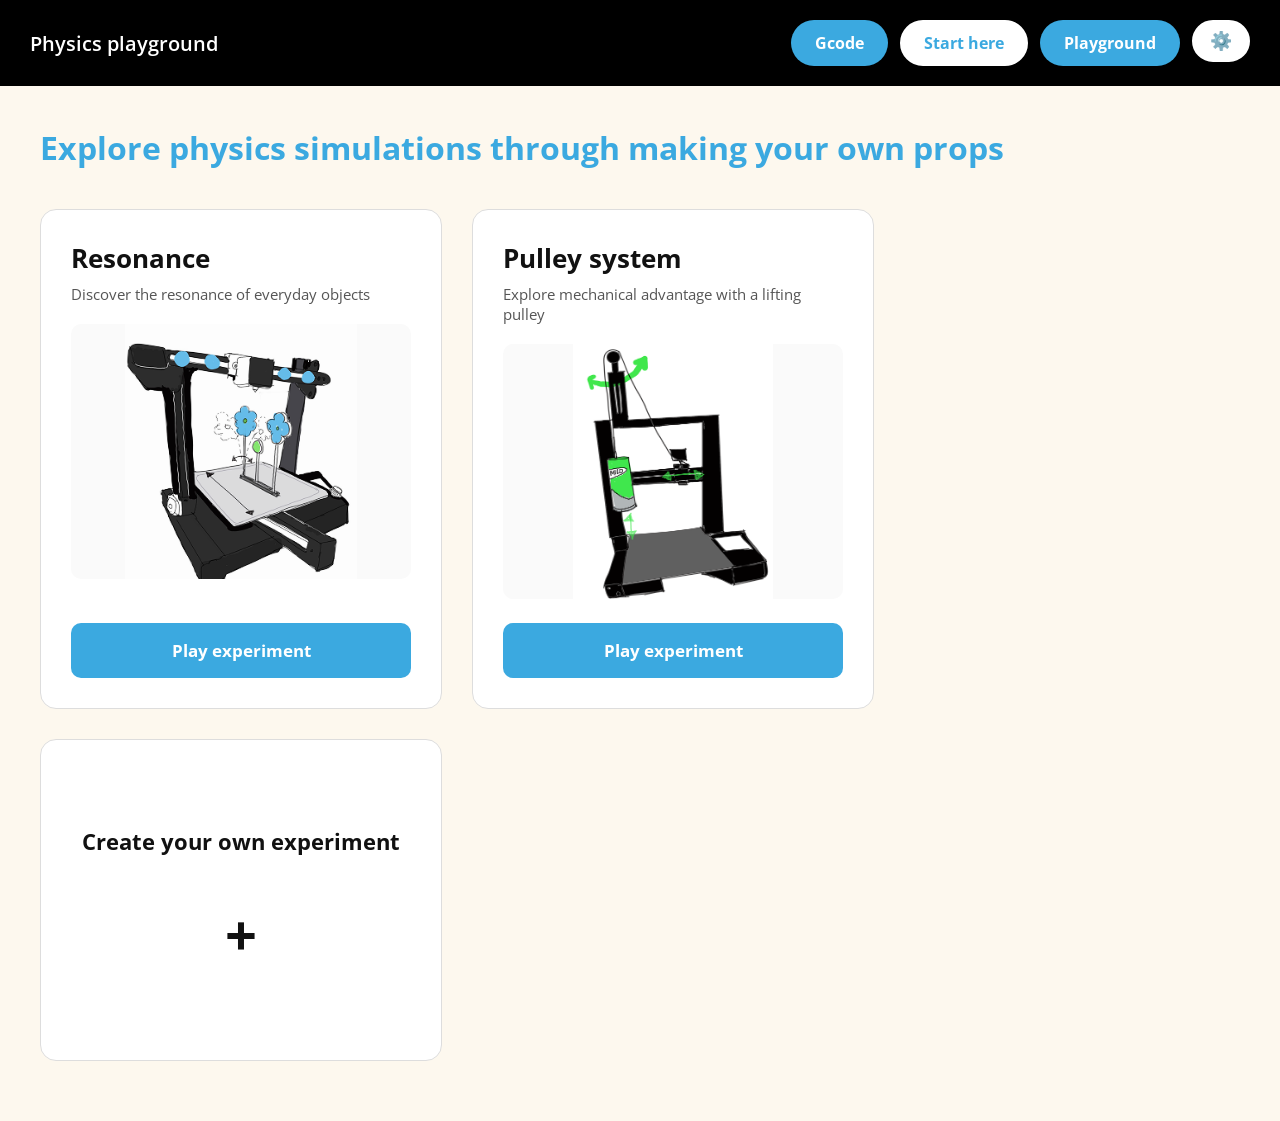
<file: index.html>
<!DOCTYPE html>
<html lang="en">
<head>
    <meta charset="utf-8" />
    <link rel="stylesheet" href="style.css">
    <link rel="preconnect" href="https://fonts.googleapis.com">
    <link rel="preconnect" href="https://fonts.gstatic.com" crossorigin>
    <link href="https://fonts.googleapis.com/css2?family=Open+Sans:wght@300;400;500;600;700&display=swap" rel="stylesheet">
    <title>Physics Playground</title>
    <script>
        // apply saved theme before first paint, so there's no flash of default colors
        (function(){
            try{
                var t = JSON.parse(localStorage.getItem("physicsPlaygroundTheme"));
                if(t){
                    document.documentElement.style.setProperty("--header-color", t.header);
                    document.documentElement.style.setProperty("--accent-color", t.accent);
                }
            }catch(e){}
        })();
    </script>
</head>
<body>

    <header class="topbar">
        <span class="topbar-title">Physics playground</span>
        <nav class="topnav">
            <a href="gcode.html" class="nav-pill nav-pill-filled">Gcode</a>
            <a href="index.html" class="nav-pill nav-pill-outline">Start here</a>
            <a href="playground.html" class="nav-pill nav-pill-filled">Playground</a>
        </nav>
    </header>

    <h1 class="page-heading">Explore physics simulations through making your own props</h1>

    <div class="template-grid">

        <!-- RESONANCE -->
        <div class="template-card">
            <h2>Resonance</h2>
            <p class="template-desc">Discover the resonance of everyday objects</p>
            <div class="template-art">
                <img src="resonance.png" alt="Resonance experiment setup">
            </div>
            <a href="playground.html?template=resonance" class="template-play-btn">Play experiment</a>
        </div>

        <!-- PULLEY SYSTEM -->
        <div class="template-card">
            <h2>Pulley system</h2>
            <p class="template-desc">Explore mechanical advantage with a lifting pulley</p>
            <div class="template-art">
                <img src="pulley.png" alt="Pulley system experiment setup">
            </div>
            <a href="playground.html?template=pulley" class="template-play-btn">Play experiment</a>
        </div>

        <!-- CREATE YOUR OWN -->
        <div class="template-card template-card-blank">
            <h2>Create your own experiment</h2>
            <a href="playground.html" class="template-blank-plus" title="Start a blank experiment">+</a>
        </div>

    </div>

    <script src="theme.js"></script>
    <script src="landing.js?v=4"></script>
</body>
</html>
</file>
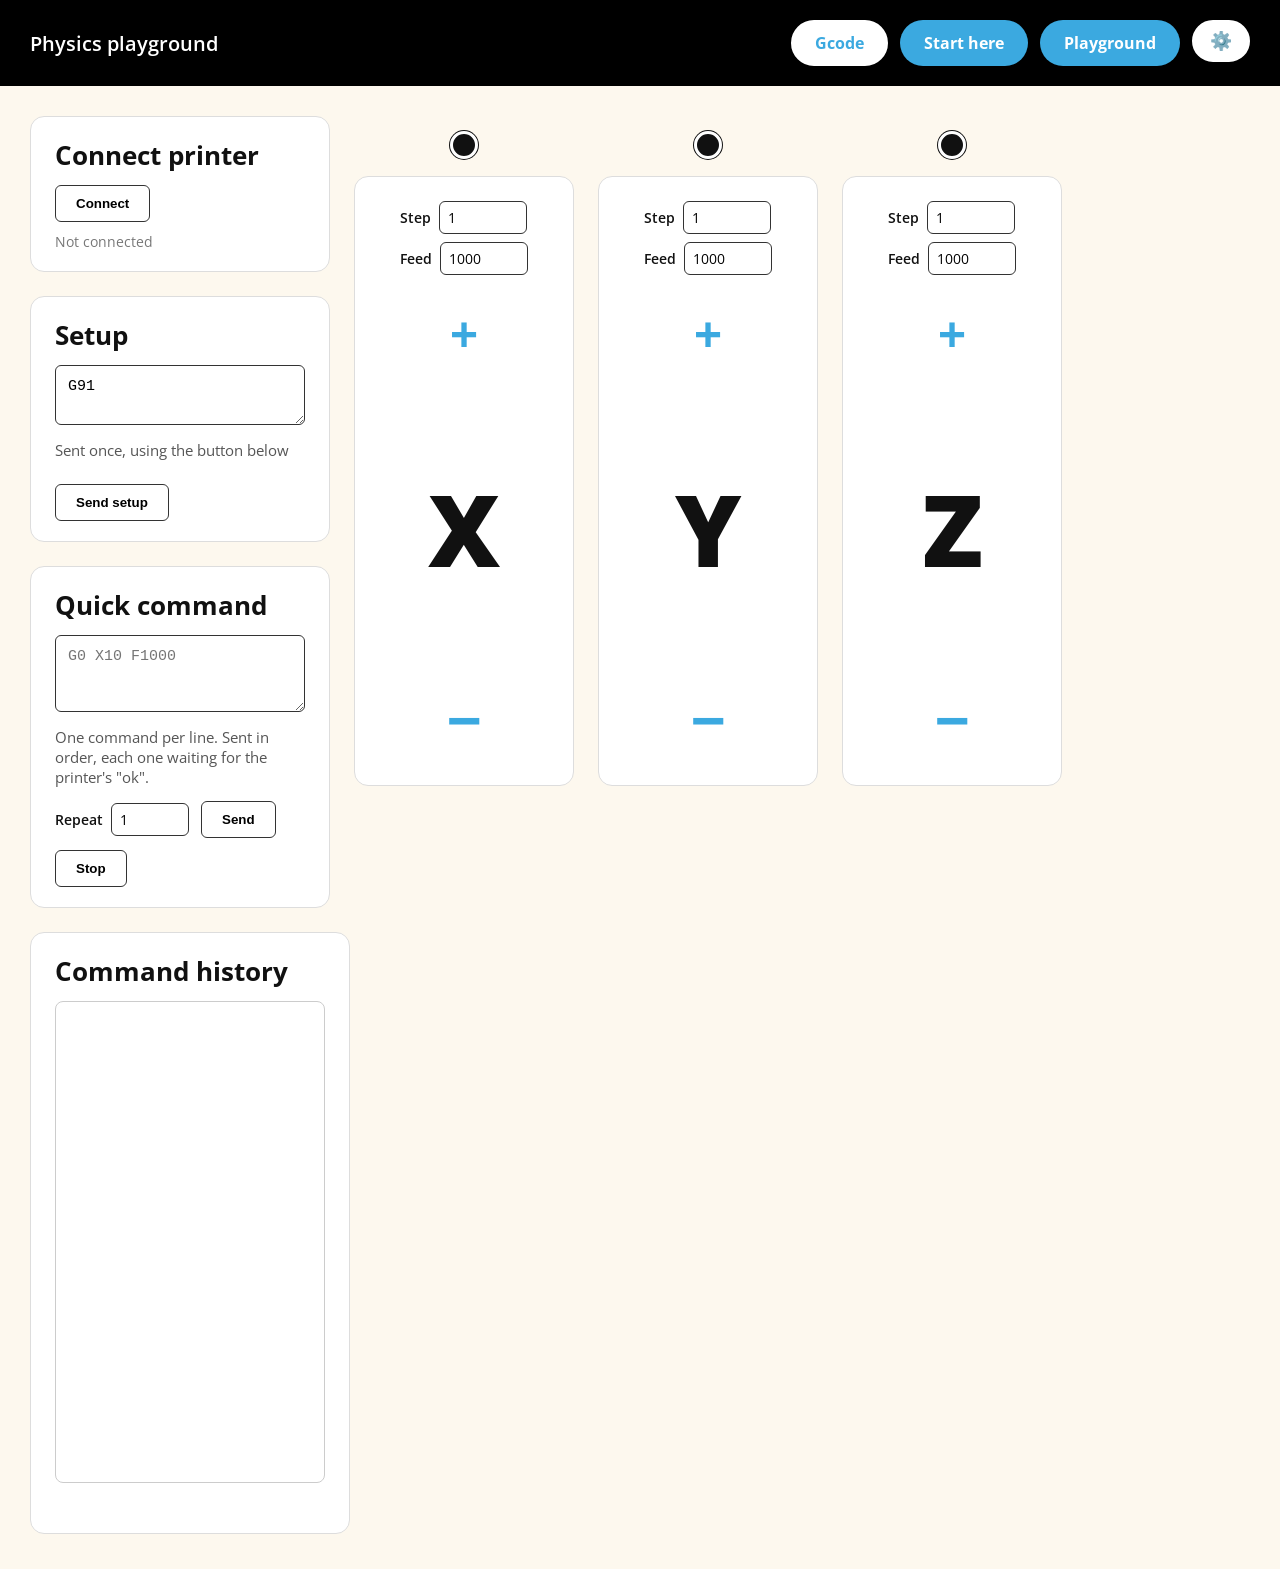
<file: gcode.html>
<!DOCTYPE html>
<html lang="en">
<head>
    <meta charset="utf-8" />
    <link rel="stylesheet" href="style.css">
    <link rel="preconnect" href="https://fonts.googleapis.com">
    <link rel="preconnect" href="https://fonts.gstatic.com" crossorigin>
    <link href="https://fonts.googleapis.com/css2?family=Open+Sans:wght@300;400;500;600;700&display=swap" rel="stylesheet">
    <title>Physics Playground — Gcode</title>
    <script>
        // apply saved theme before first paint, so there's no flash of default colors
        (function(){
            try{
                var t = JSON.parse(localStorage.getItem("physicsPlaygroundTheme"));
                if(t){
                    document.documentElement.style.setProperty("--header-color", t.header);
                    document.documentElement.style.setProperty("--accent-color", t.accent);
                }
            }catch(e){}
        })();
    </script>
</head>
<body>

    <header class="topbar">
        <span class="topbar-title">Physics playground</span>
        <nav class="topnav">
            <a href="gcode.html" class="nav-pill nav-pill-outline">Gcode</a>
            <a href="index.html" class="nav-pill nav-pill-filled">Start here</a>
            <a href="playground.html" class="nav-pill nav-pill-filled">Playground</a>
        </nav>
    </header>

    <div class="grid">

        <!-- LEFT COLUMN -->
        <div class="col left-col">

            <div class="panel">
                <h2>Connect printer</h2>
                <button id="connectButton" class="outline-btn">Connect</button>
                <div id="connectStatus" class="status">Not connected</div>
            </div>

            <div class="panel">
                <h2>Setup</h2>
                <textarea id="setupInput" class="code-box" rows="2">G91</textarea>
                <div class="hint">Sent once, using the button below</div>
                <button type="button" id="sendSetupBtn" class="outline-btn" style="margin-top:10px;">Send setup</button>
            </div>

            <div class="panel">
                <h2>Quick command</h2>
                <textarea id="quickCommandInput" class="code-box" rows="3" placeholder="G0 X10 F1000"></textarea>
                <div class="hint">One command per line. Sent in order, each one waiting for the printer's "ok".</div>
                <div class="repeat-row">
                    <label>Repeat <input type="number" id="repeatCountInput" value="1" min="1"></label>
                    <button type="button" id="sendQuickCommandBtn" class="outline-btn">Send</button>
                    <button type="button" id="stopQuickCommandBtn" class="outline-btn">Stop</button>
                </div>
            </div>

        </div>

        <!-- JOG COLUMNS: drag between the dots above each panel to link axes,
             click an existing curve to unlink -->
        <div class="jog-area" id="jogArea">
            <svg class="jog-links-svg" id="jogLinksSvg"></svg>

            <div class="col jog-col">
                <div class="panel jog-panel">
                    <div class="jog-node" data-axis="X" title="Drag to link"></div>
                    <div class="jog-step-row">
                        <label>Step <input type="number" id="stepX" value="1" min="0" step="0.1"></label>
                        <label>Feed <input type="number" id="feedX" value="1000" min="1" step="100"></label>
                    </div>
                    <button type="button" class="jog-btn jog-plus" data-axis="X" data-dir="1">+</button>
                    <div class="jog-letter">X</div>
                    <button type="button" class="jog-btn jog-minus" data-axis="X" data-dir="-1">&minus;</button>
                </div>
            </div>

            <div class="col jog-col">
                <div class="panel jog-panel">
                    <div class="jog-node" data-axis="Y" title="Drag to link"></div>
                    <div class="jog-step-row">
                        <label>Step <input type="number" id="stepY" value="1" min="0" step="0.1"></label>
                        <label>Feed <input type="number" id="feedY" value="1000" min="1" step="100"></label>
                    </div>
                    <button type="button" class="jog-btn jog-plus" data-axis="Y" data-dir="1">+</button>
                    <div class="jog-letter">Y</div>
                    <button type="button" class="jog-btn jog-minus" data-axis="Y" data-dir="-1">&minus;</button>
                </div>
            </div>

            <div class="col jog-col">
                <div class="panel jog-panel">
                    <div class="jog-node" data-axis="Z" title="Drag to link"></div>
                    <div class="jog-step-row">
                        <label>Step <input type="number" id="stepZ" value="1" min="0" step="0.1"></label>
                        <label>Feed <input type="number" id="feedZ" value="1000" min="1" step="100"></label>
                    </div>
                    <button type="button" class="jog-btn jog-plus" data-axis="Z" data-dir="1">+</button>
                    <div class="jog-letter">Z</div>
                    <button type="button" class="jog-btn jog-minus" data-axis="Z" data-dir="-1">&minus;</button>
                </div>
            </div>
        </div>

        <!-- COMMAND HISTORY -->
        <div class="col history-col">
            <div class="panel history-panel">
                <h2>Command history</h2>
                <div id="console"></div>
            </div>
        </div>

    </div>

    <script src="theme.js"></script>
    <script src="serial.js"></script>
    <script src="gcode.js"></script>
</body>
</html>
</file>
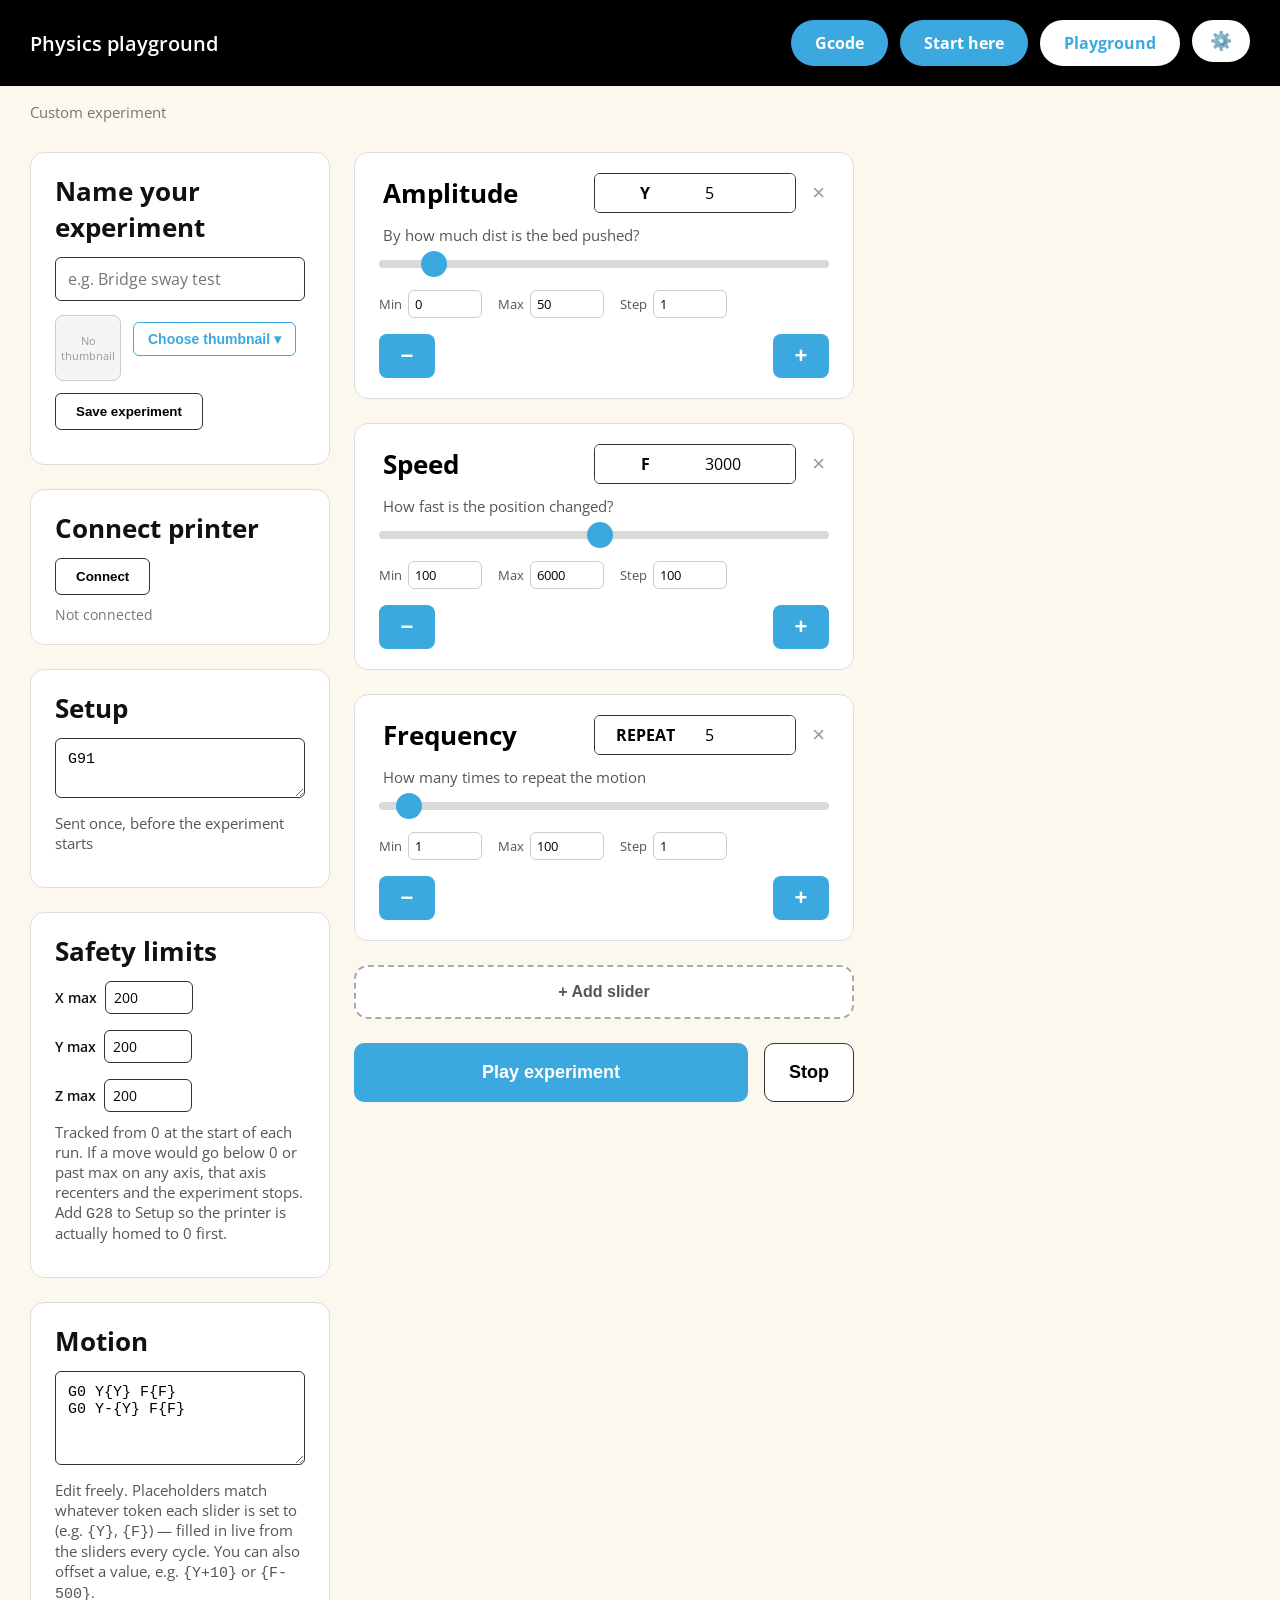
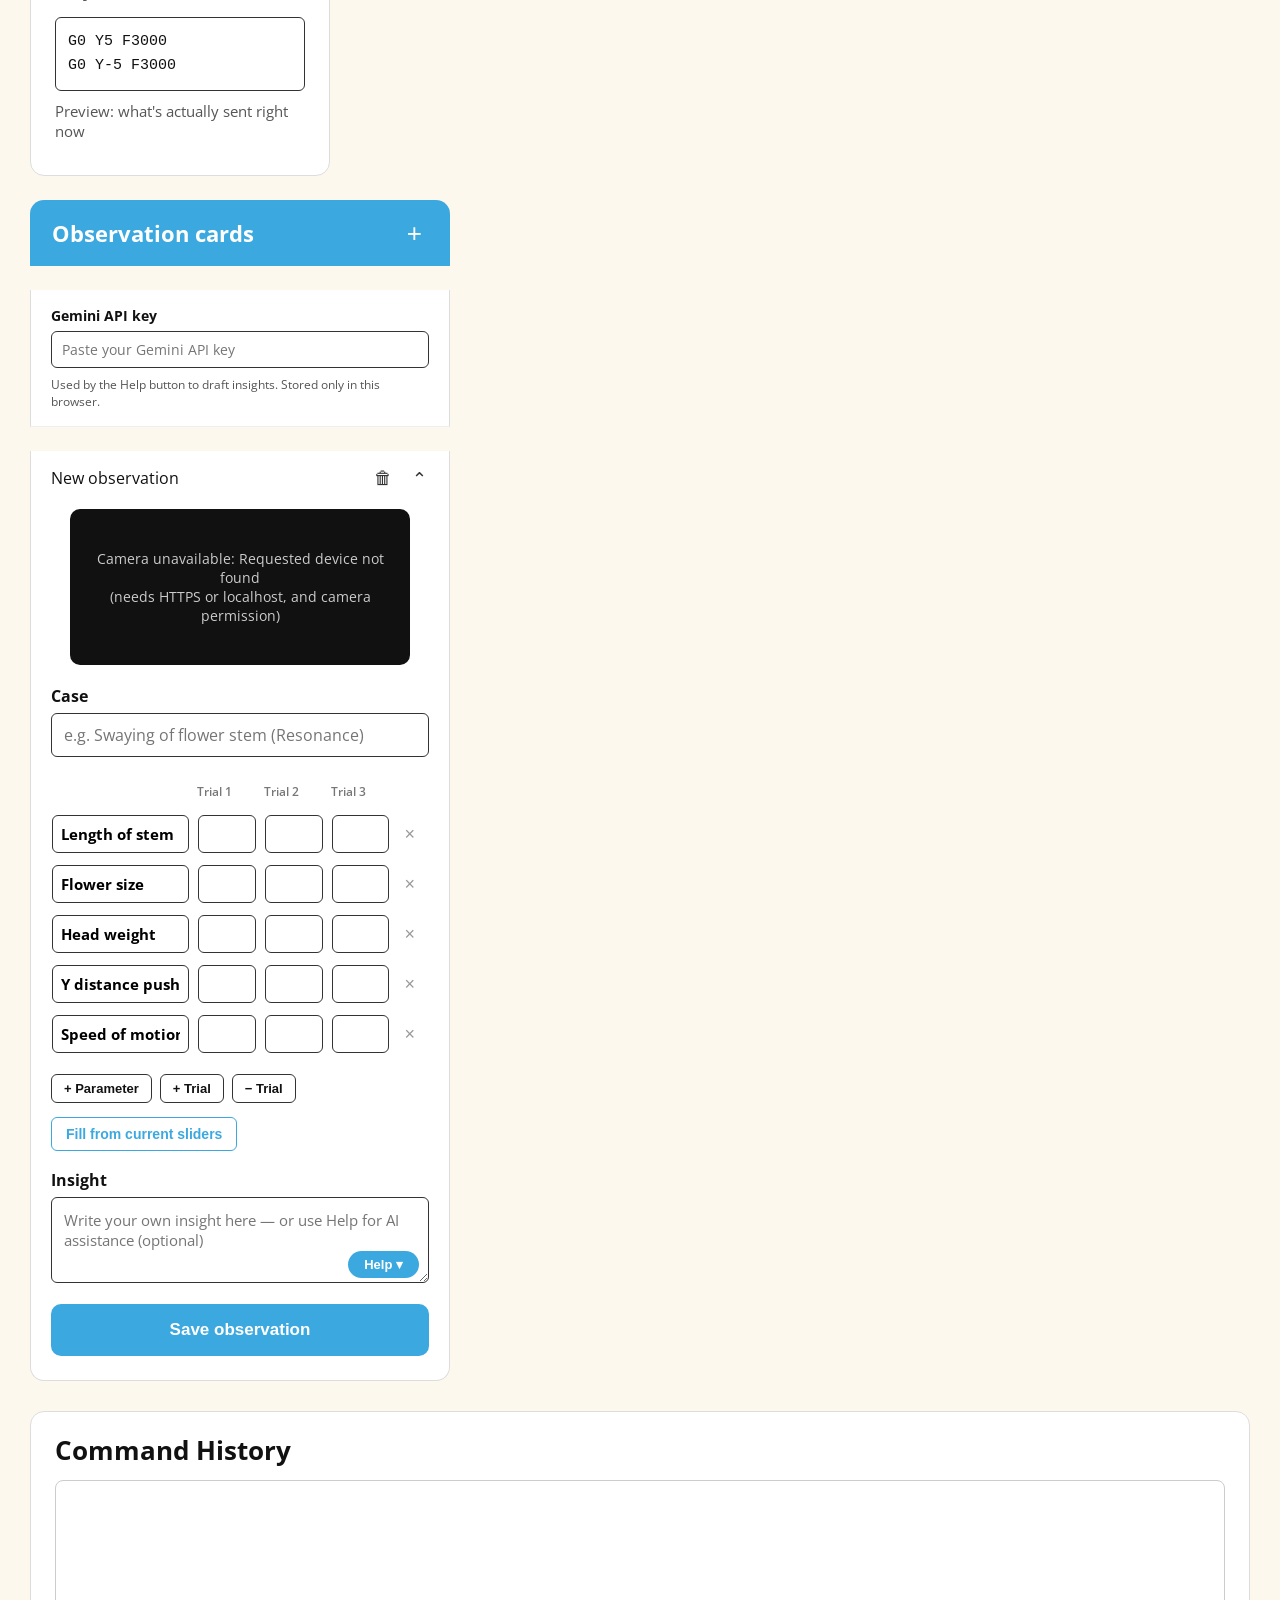
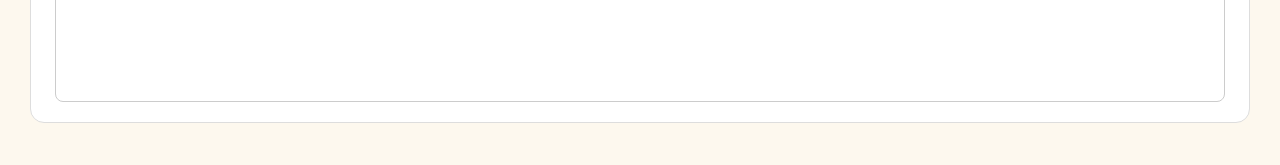
<file: playground (1).html>
<!DOCTYPE html>
<html lang="en">
<head>
    <meta charset="utf-8" />
    <link rel="stylesheet" href="style.css">
    <link rel="preconnect" href="https://fonts.googleapis.com">
    <link rel="preconnect" href="https://fonts.gstatic.com" crossorigin>
    <link href="https://fonts.googleapis.com/css2?family=Open+Sans:wght@300;400;500;600;700&display=swap" rel="stylesheet">
    <title>Physics Playground</title>
    <script>
        // apply saved theme before first paint, so there's no flash of default colors
        (function(){
            try{
                var t = JSON.parse(localStorage.getItem("physicsPlaygroundTheme"));
                if(t){
                    document.documentElement.style.setProperty("--header-color", t.header);
                    document.documentElement.style.setProperty("--accent-color", t.accent);
                }
            }catch(e){}
        })();
    </script>
</head>
<body>

    <header class="topbar">
        <span class="topbar-title">Physics playground</span>
        <nav class="topnav">
            <a href="gcode.html" class="nav-pill nav-pill-filled">Gcode</a>
            <a href="index.html" class="nav-pill nav-pill-filled">Start here</a>
            <a href="playground.html" class="nav-pill nav-pill-outline">Playground</a>
        </nav>
    </header>

    <div id="templateLabel" class="template-label"></div>

    <div class="grid">

        <!-- LEFT COLUMN -->
        <div class="col left-col">

            <div class="panel">
                <h2 id="saveExperimentTitle">
                    <span id="saveExperimentNameText">Name your experiment</span>
                    <button type="button" id="editExperimentNameBtn" class="edit-name-btn" style="display:none;" title="Rename">&#9998;</button>
                </h2>
                <input type="text" id="experimentNameInput" class="case-input" placeholder="e.g. Bridge sway test">

                <div class="thumbnail-row">
                    <div class="thumbnail-preview" id="thumbnailPreview">No thumbnail</div>
                    <div class="thumbnail-source-dropdown">
                        <button type="button" id="thumbnailSourceBtn" class="fill-btn">Choose thumbnail &#9662;</button>
                        <div class="thumbnail-source-menu" id="thumbnailSourceMenu">
                            <button type="button" class="thumbnail-source-item" id="chooseFromRecordingBtn">From a recording</button>
                            <button type="button" class="thumbnail-source-item" id="uploadImageBtn">Upload an image</button>
                        </div>
                    </div>
                    <input type="file" id="thumbnailFileInput" accept="image/*" style="display:none;">
                </div>

                <button type="button" id="saveExperimentBtn" class="outline-btn" style="margin-top:12px;">Save experiment</button>
                <div id="saveExperimentStatus" class="hint"></div>
            </div>

            <div class="thumbnail-modal" id="thumbnailModal">
                <div class="thumbnail-modal-inner">
                    <div class="thumbnail-modal-header">
                        <h3>Pick a frame</h3>
                        <button type="button" id="closeThumbnailModal" class="delete-btn">&times;</button>
                    </div>
                    <div class="hint">Scrub each video to the frame you want, then click "Use this frame".</div>
                    <div id="thumbnailVideoList" class="thumbnail-video-list"></div>
                </div>
            </div>

            <div class="panel">
                <h2>Connect printer</h2>
                <button id="connectButton" class="outline-btn">Connect</button>
                <div id="connectStatus" class="status">Not connected</div>
            </div>

            <div class="panel">
                <h2>Setup</h2>
                <textarea id="setupInput" class="code-box" rows="2">G91</textarea>
                <div class="hint">Sent once, before the experiment starts</div>
            </div>

            <div class="panel">
                <h2>Safety limits</h2>
                <div class="limits-row">
                    <label>X max <input type="number" id="limitX" value="200"></label>
                    <label>Y max <input type="number" id="limitY" value="200"></label>
                    <label>Z max <input type="number" id="limitZ" value="200"></label>
                </div>
                <div class="hint">Tracked from 0 at the start of each run. If a move would go below 0 or past max on any axis, that axis recenters and the experiment stops. Add <code>G28</code> to Setup so the printer is actually homed to 0 first.</div>
            </div>

            <div class="panel">
                <h2>Motion</h2>
                <textarea id="motionInput" class="code-box" rows="4">G0 Y{Y} F{F}
G0 Y-{Y} F{F}</textarea>
                <div class="hint">Edit freely. Placeholders match whatever token each slider is set to (e.g. <code>{Y}</code>, <code>{F}</code>) — filled in live from the sliders every cycle. You can also offset a value, e.g. <code>{Y+10}</code> or <code>{F-500}</code>.</div>
                <div id="motionPreview" class="code-box motion-preview"></div>
                <div class="hint">Preview: what's actually sent right now</div>
            </div>

        </div>

        <!-- RIGHT COLUMN -->
        <div class="col right-col">

            <div id="slidersContainer"></div>

            <button id="addSliderButton" type="button" class="add-slider-btn">+ Add slider</button>

            <div class="play-row">
                <button id="playButton" class="play-btn">Play experiment</button>
                <button id="stopButton" class="stop-btn">Stop</button>
            </div>

        </div>

        <!-- OBSERVATION COLUMN -->
        <div class="col obs-col">
            <div class="obs-header">
                <h2>Observation cards</h2>
                <button id="addCardButton" class="add-card-btn" title="Add new card">+</button>
            </div>
            <div class="ai-settings">
                <label for="geminiKey">Gemini API key</label>
                <input type="password" id="geminiKey" placeholder="Paste your Gemini API key">
                <div class="hint">Used by the Help button to draft insights. Stored only in this browser.</div>
            </div>
            <div id="cardsContainer"></div>
        </div>

    </div>

    <div class="panel console-panel">
        <h2>Command History</h2>
        <div id="console"></div>
    </div>

    <script src="theme.js"></script>
    <script src="serial.js"></script>
    <script src="sketch.js?v=21"></script>
    <script src="observation.js?v=15"></script>
</body>
</html>
</file>
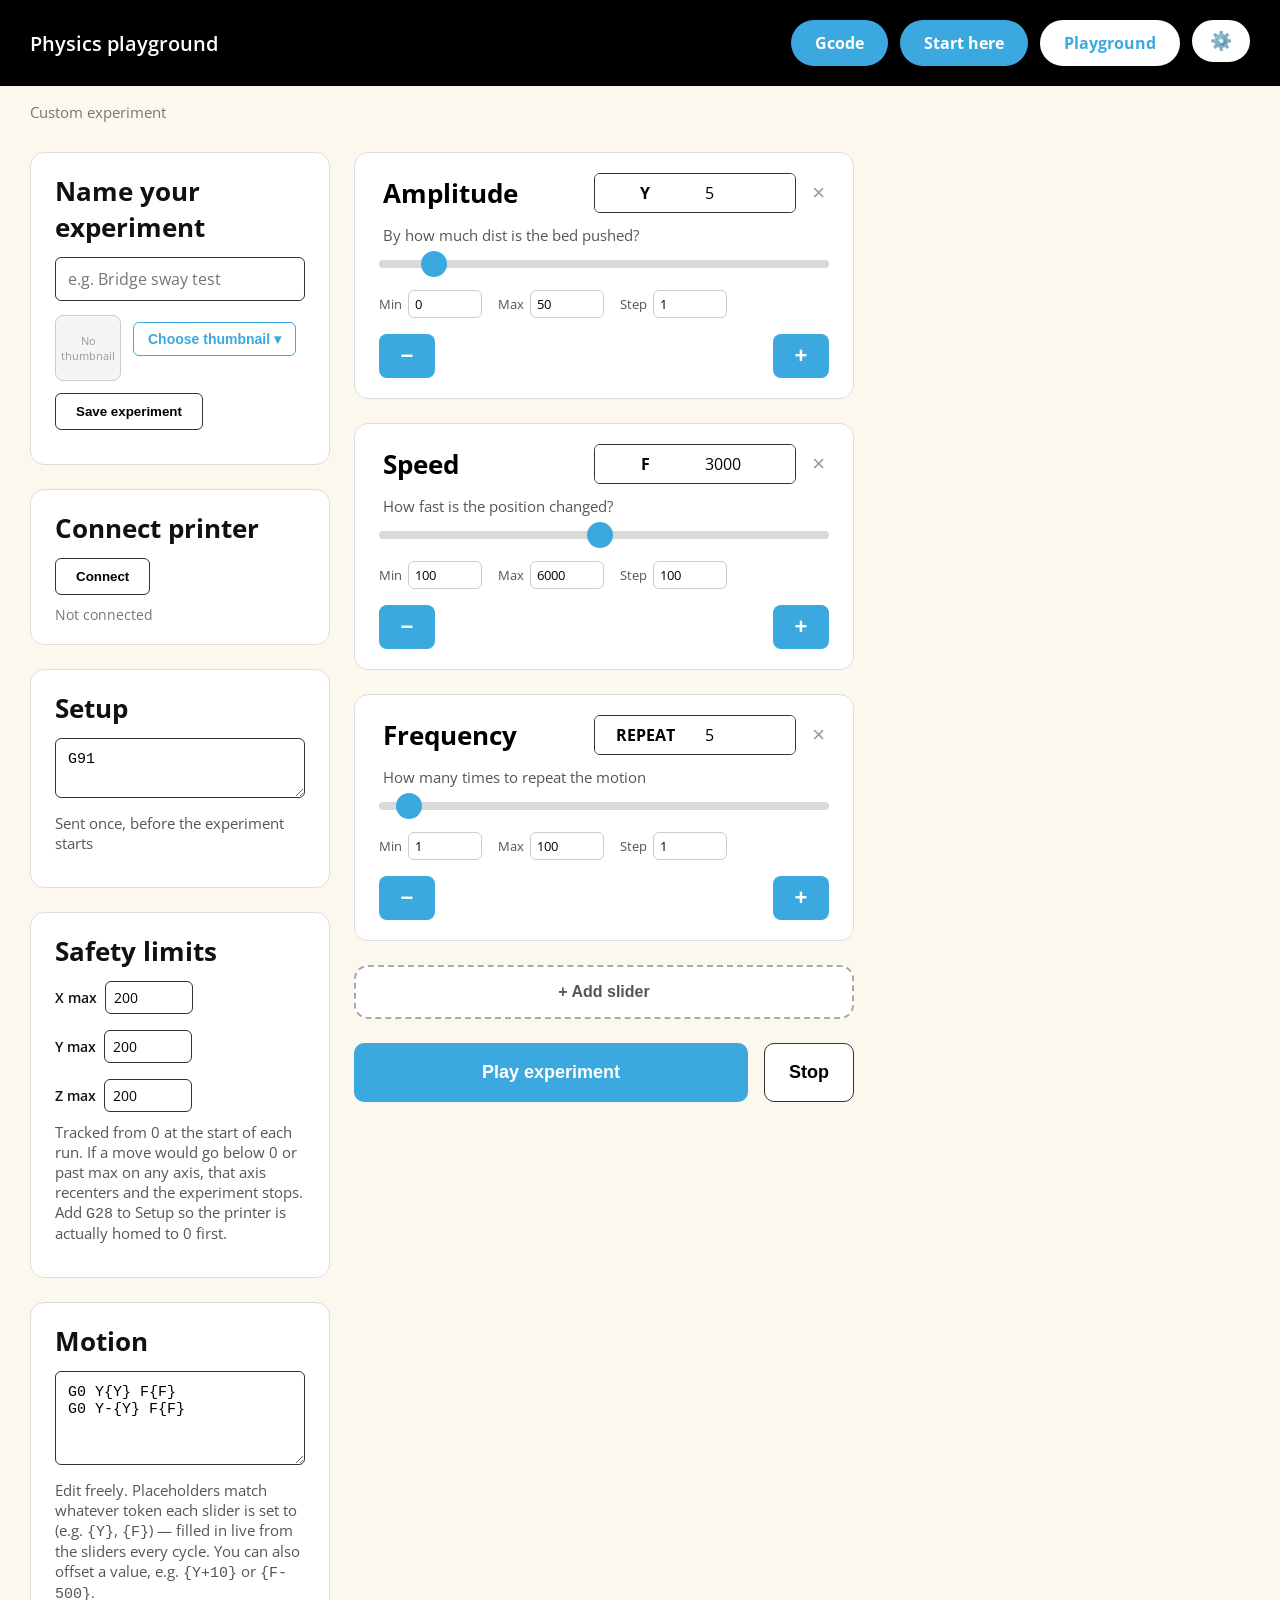
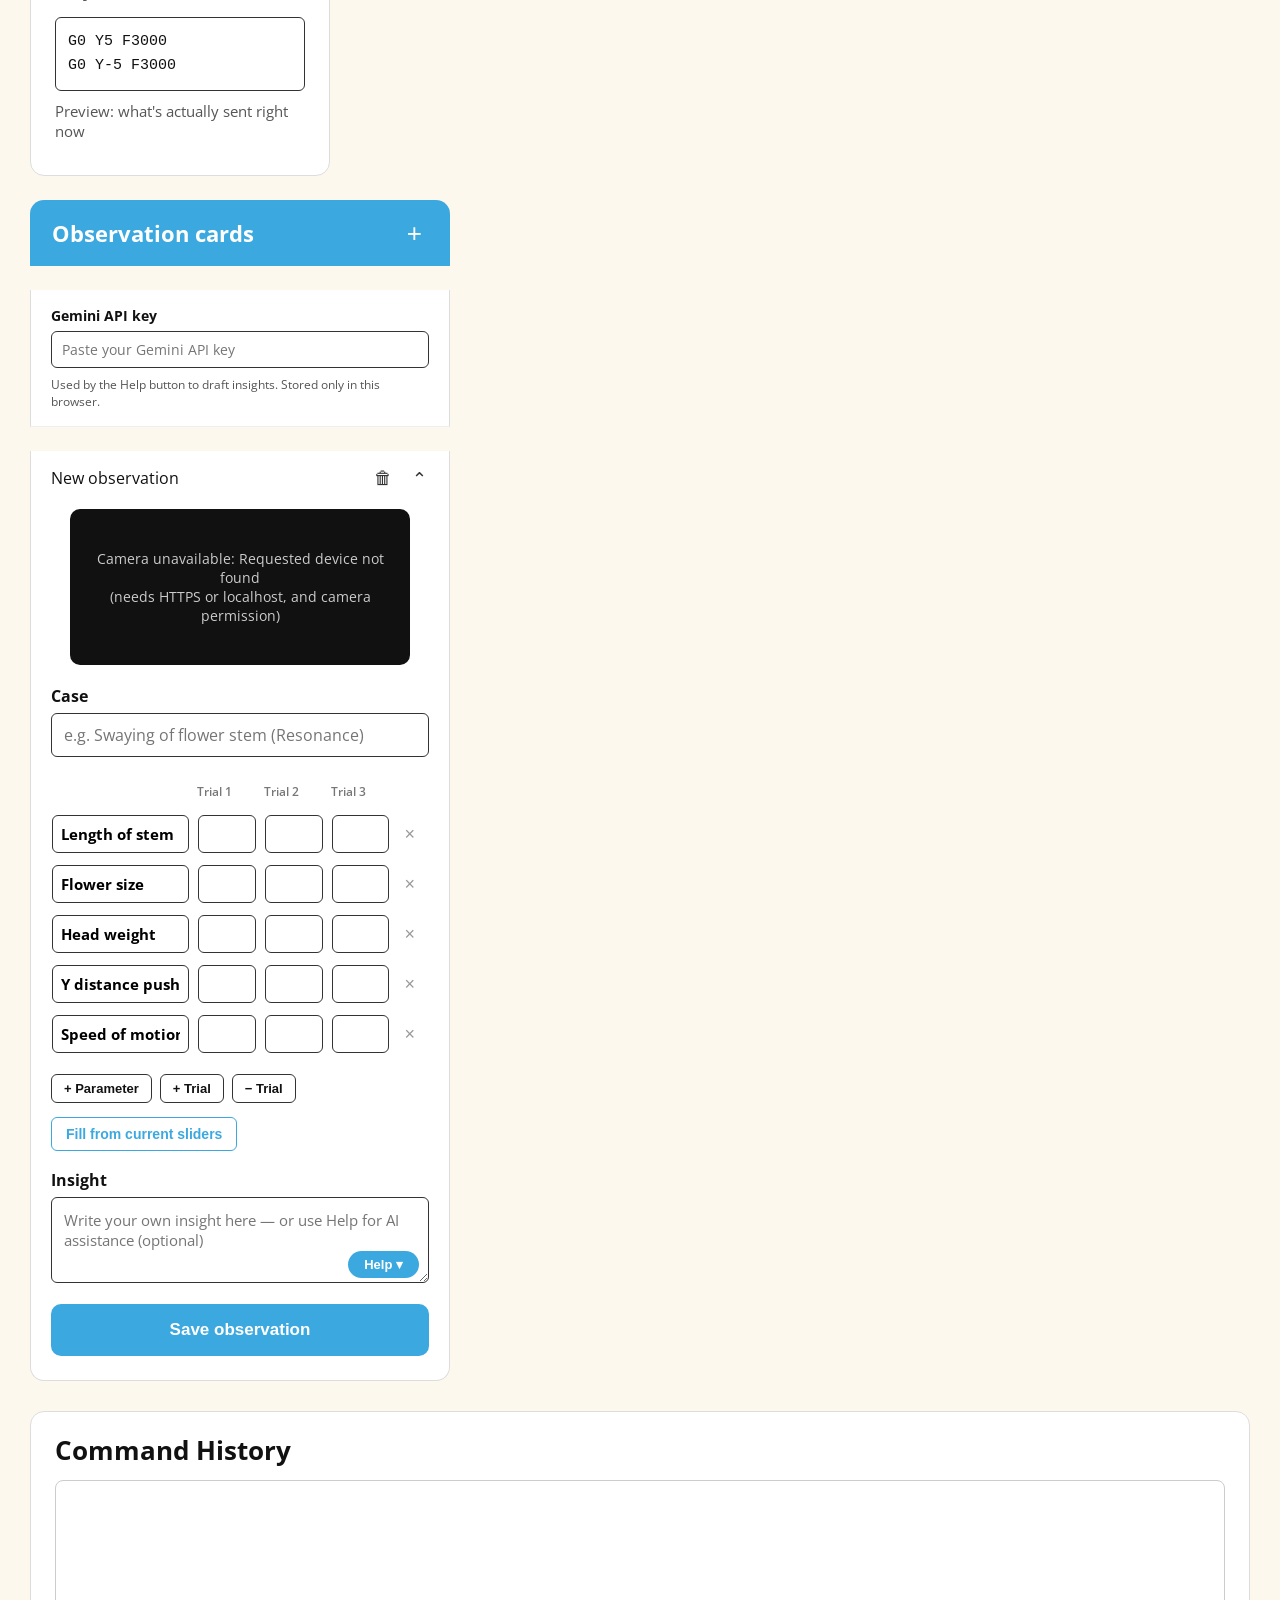
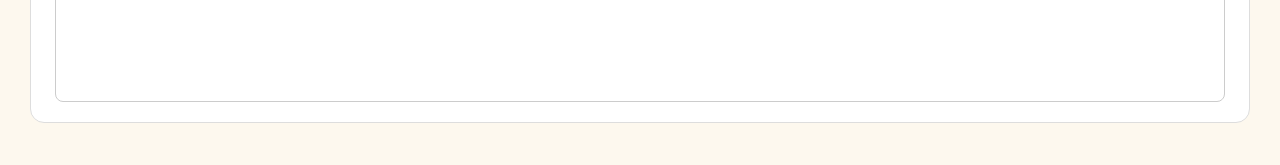
<file: playground.html>
<!DOCTYPE html>
<html lang="en">
<head>
    <meta charset="utf-8" />
    <link rel="stylesheet" href="style.css">
    <link rel="preconnect" href="https://fonts.googleapis.com">
    <link rel="preconnect" href="https://fonts.gstatic.com" crossorigin>
    <link href="https://fonts.googleapis.com/css2?family=Open+Sans:wght@300;400;500;600;700&display=swap" rel="stylesheet">
    <title>Physics Playground</title>
    <script>
        // apply saved theme before first paint, so there's no flash of default colors
        (function(){
            try{
                var t = JSON.parse(localStorage.getItem("physicsPlaygroundTheme"));
                if(t){
                    document.documentElement.style.setProperty("--header-color", t.header);
                    document.documentElement.style.setProperty("--accent-color", t.accent);
                }
            }catch(e){}
        })();
    </script>
</head>
<body>

    <header class="topbar">
        <span class="topbar-title">Physics playground</span>
        <nav class="topnav">
            <a href="gcode.html" class="nav-pill nav-pill-filled">Gcode</a>
            <a href="index.html" class="nav-pill nav-pill-filled">Start here</a>
            <a href="playground.html" class="nav-pill nav-pill-outline">Playground</a>
        </nav>
    </header>

    <div id="templateLabel" class="template-label"></div>

    <div class="grid">

        <!-- LEFT COLUMN -->
        <div class="col left-col">

            <div class="panel">
                <h2 id="saveExperimentTitle">
                    <span id="saveExperimentNameText">Name your experiment</span>
                    <button type="button" id="editExperimentNameBtn" class="edit-name-btn" style="display:none;" title="Rename">&#9998;</button>
                </h2>
                <input type="text" id="experimentNameInput" class="case-input" placeholder="e.g. Bridge sway test">

                <div class="thumbnail-row">
                    <div class="thumbnail-preview" id="thumbnailPreview">No thumbnail</div>
                    <div class="thumbnail-source-dropdown">
                        <button type="button" id="thumbnailSourceBtn" class="fill-btn">Choose thumbnail &#9662;</button>
                        <div class="thumbnail-source-menu" id="thumbnailSourceMenu">
                            <button type="button" class="thumbnail-source-item" id="chooseFromRecordingBtn">From a recording</button>
                            <button type="button" class="thumbnail-source-item" id="uploadImageBtn">Upload an image</button>
                        </div>
                    </div>
                    <input type="file" id="thumbnailFileInput" accept="image/*" style="display:none;">
                </div>

                <button type="button" id="saveExperimentBtn" class="outline-btn" style="margin-top:12px;">Save experiment</button>
                <div id="saveExperimentStatus" class="hint"></div>
            </div>

            <div class="thumbnail-modal" id="thumbnailModal">
                <div class="thumbnail-modal-inner">
                    <div class="thumbnail-modal-header">
                        <h3>Pick a frame</h3>
                        <button type="button" id="closeThumbnailModal" class="delete-btn">&times;</button>
                    </div>
                    <div class="hint">Scrub each video to the frame you want, then click "Use this frame".</div>
                    <div id="thumbnailVideoList" class="thumbnail-video-list"></div>
                </div>
            </div>

            <div class="panel">
                <h2>Connect printer</h2>
                <button id="connectButton" class="outline-btn">Connect</button>
                <div id="connectStatus" class="status">Not connected</div>
            </div>

            <div class="panel">
                <h2>Setup</h2>
                <textarea id="setupInput" class="code-box" rows="2">G91</textarea>
                <div class="hint">Sent once, before the experiment starts</div>
            </div>

            <div class="panel">
                <h2>Safety limits</h2>
                <div class="limits-row">
                    <label>X max <input type="number" id="limitX" value="200"></label>
                    <label>Y max <input type="number" id="limitY" value="200"></label>
                    <label>Z max <input type="number" id="limitZ" value="200"></label>
                </div>
                <div class="hint">Tracked from 0 at the start of each run. If a move would go below 0 or past max on any axis, that axis recenters and the experiment stops. Add <code>G28</code> to Setup so the printer is actually homed to 0 first.</div>
            </div>

            <div class="panel">
                <h2>Motion</h2>
                <textarea id="motionInput" class="code-box" rows="4">G0 Y{Y} F{F}
G0 Y-{Y} F{F}</textarea>
                <div class="hint">Edit freely. Placeholders match whatever token each slider is set to (e.g. <code>{Y}</code>, <code>{F}</code>) — filled in live from the sliders every cycle. You can also offset a value, e.g. <code>{Y+10}</code> or <code>{F-500}</code>.</div>
                <div id="motionPreview" class="code-box motion-preview"></div>
                <div class="hint">Preview: what's actually sent right now</div>
            </div>

        </div>

        <!-- RIGHT COLUMN -->
        <div class="col right-col">

            <div id="slidersContainer"></div>

            <button id="addSliderButton" type="button" class="add-slider-btn">+ Add slider</button>

            <div class="play-row">
                <button id="playButton" class="play-btn">Play experiment</button>
                <button id="stopButton" class="stop-btn">Stop</button>
            </div>

        </div>

        <!-- OBSERVATION COLUMN -->
        <div class="col obs-col">
            <div class="obs-header">
                <h2>Observation cards</h2>
                <button id="addCardButton" class="add-card-btn" title="Add new card">+</button>
            </div>
            <div class="ai-settings">
                <label for="geminiKey">Gemini API key</label>
                <input type="password" id="geminiKey" placeholder="Paste your Gemini API key">
                <div class="hint">Used by the Help button to draft insights. Stored only in this browser.</div>
            </div>
            <div id="cardsContainer"></div>
        </div>

    </div>

    <div class="panel console-panel">
        <h2>Command History</h2>
        <div id="console"></div>
    </div>

    <script src="theme.js"></script>
    <script src="serial.js"></script>
    <script src="sketch.js?v=22"></script>
    <script src="observation.js?v=15"></script>
</body>
</html>
</file>
<file: style.css>
:root {
    --header-color: #000000;
    --accent-color: #3ba9e0;
}

html, body {
    margin: 0;
    padding: 0;
}

body {
    font-family: "Open Sans", sans-serif;
    background: #fdf8ee;
    color: #111;
}

.topbar {
    background: var(--header-color);
    color: #fff;
    padding: 20px 30px;
    font-size: 20px;
    font-weight: 600;
    display: flex;
    align-items: center;
    justify-content: space-between;
    flex-wrap: wrap;
    gap: 16px;
}

.topnav {
    display: flex;
    gap: 12px;
}

.nav-pill {
    display: inline-block;
    padding: 10px 22px;
    border-radius: 30px;
    font-size: 16px;
    font-weight: 700;
    text-decoration: none;
    cursor: pointer;
    border: 2px solid transparent;
}

.nav-pill-outline {
    background: #fff;
    color: var(--accent-color);
    border-color: #fff;
}

.nav-pill-outline:hover {
    background: #f0f0f0;
}

.nav-pill-filled {
    background: var(--accent-color);
    color: #fff;
}

.nav-pill-filled:hover {
    filter: brightness(0.9);
}

.template-label {
    padding: 16px 30px 0 30px;
    font-size: 15px;
    color: #777;
}

.template-label:empty {
    display: none;
}

.settings-dropdown {
    position: relative;
}

.settings-btn {
    background: #fff;
    color: #111;
    border: 2px solid #fff;
    font-size: 18px;
    padding: 8px 16px;
}

.settings-btn:hover {
    background: #f0f0f0;
}

.settings-menu {
    display: none;
    position: absolute;
    top: calc(100% + 8px);
    right: 0;
    background: #fff;
    border: 1px solid #ddd;
    border-radius: 10px;
    padding: 16px;
    box-shadow: 0 6px 18px rgba(0,0,0,0.15);
    z-index: 20;
    min-width: 200px;
}

.settings-menu.open {
    display: block;
}

.settings-menu-label {
    font-weight: 700;
    font-size: 13px;
    color: #555;
    margin-bottom: 12px;
}

.theme-swatch-row {
    display: flex;
    gap: 10px;
}

.theme-swatch {
    border: 2px solid #ddd;
    border-radius: 8px;
    overflow: hidden;
    display: flex;
    width: 48px;
    height: 34px;
    padding: 0;
    cursor: pointer;
}

.theme-swatch:hover {
    border-color: #999;
}

.swatch-half {
    flex: 1;
}

.topbar-title {
    white-space: nowrap;
}

.page-heading {
    color: #3ba9e0;
    font-size: 32px;
    font-weight: 700;
    padding: 40px 40px 10px 40px;
    margin: 0;
}

.template-grid {
    display: flex;
    gap: 30px;
    padding: 30px 40px 60px 40px;
    flex-wrap: wrap;
    align-items: stretch;
}

.template-card {
    background: #fff;
    border: 1px solid #ddd;
    border-radius: 16px;
    padding: 30px;
    width: 340px;
    display: flex;
    flex-direction: column;
    position: relative;
}

.delete-experiment-btn {
    position: absolute;
    top: 16px;
    right: 16px;
    background: none;
    border: none;
    color: #999;
    font-size: 22px;
    cursor: pointer;
    line-height: 1;
    padding: 2px 6px;
}

.delete-experiment-btn:hover {
    color: #d33;
}

.template-art-placeholder {
    display: flex;
    align-items: center;
    justify-content: center;
}

.placeholder-icon {
    font-size: 48px;
}

.template-card h2 {
    margin: 0 0 8px 0;
    font-size: 26px;
    font-weight: 700;
}

.template-desc {
    color: #555;
    margin: 0 0 20px 0;
    font-size: 15px;
}

.template-art {
    background: #fafafa;
    border-radius: 10px;
    overflow: hidden;
    margin-bottom: 24px;
    aspect-ratio: 4 / 3;
}

.template-art svg,
.template-art img {
    width: 100%;
    height: 100%;
    display: block;
    object-fit: contain;
}

.template-play-btn {
    display: block;
    text-align: center;
    text-decoration: none;
    background: var(--accent-color);
    color: #fff;
    border-radius: 10px;
    padding: 16px;
    font-size: 17px;
    font-weight: 700;
    margin-top: auto;
}

.template-play-btn:hover {
    filter: brightness(0.9);
}

.template-card-blank {
    align-items: center;
    justify-content: center;
    text-align: center;
    min-height: 260px;
}

.template-card-blank h2 {
    font-size: 22px;
}

.template-blank-plus {
    display: flex;
    align-items: center;
    justify-content: center;
    text-decoration: none;
    color: #111;
    font-size: 56px;
    font-weight: 700;
    width: 80px;
    height: 80px;
    margin-top: 30px;
}

.template-blank-plus:hover {
    color: #3ba9e0;
}

.grid {
    display: flex;
    gap: 24px;
    padding: 30px;
    align-items: flex-start;
    flex-wrap: wrap;
}

.col {
    display: flex;
    flex-direction: column;
    gap: 24px;
}

#slidersContainer {
    display: flex;
    flex-direction: column;
    gap: 24px;
}

.left-col {
    width: 300px;
}

.right-col {
    width: 500px;
}

.panel {
    border: 1px solid #ddd;
    border-radius: 14px;
    padding: 20px 24px;
    background: #fff;
}

.panel h2 {
    margin: 0 0 12px 0;
    font-size: 26px;
    font-weight: 700;
}

.panel-header {
    display: flex;
    align-items: center;
    justify-content: space-between;
    gap: 12px;
}

.panel-header h2 {
    margin: 0;
}

.slider-title-input {
    border: none;
    background: transparent;
    font-size: 26px;
    font-weight: 700;
    font-family: inherit;
    flex: 1;
    min-width: 0;
    padding: 2px 4px;
    border-radius: 6px;
}

.slider-title-input:focus {
    outline: 2px solid var(--accent-color);
    background: #fff;
}

.slider-token-input {
    background: #fff;
    border: none;
    border-right: 1px solid #333;
    padding: 8px 10px;
    font-weight: 700;
    width: 44px;
    text-align: center;
    font-family: inherit;
    font-size: 16px;
}

.slider-token-input:focus {
    outline: 2px solid var(--accent-color);
}

.delete-slider-btn {
    background: none;
    border: none;
    color: #999;
    font-size: 22px;
    cursor: pointer;
    padding: 0 4px;
    line-height: 1;
    flex-shrink: 0;
}

.delete-slider-btn:hover {
    color: #d33;
}

.slider-hint-input {
    display: block;
    width: 100%;
    box-sizing: border-box;
    border: none;
    background: transparent;
    color: #555;
    font-family: inherit;
    font-size: 15px;
    margin: 10px 0 4px 0;
    padding: 2px 4px;
    border-radius: 6px;
}

.slider-hint-input:focus {
    outline: 2px solid var(--accent-color);
    background: #fff;
}

.slider-minmax-row {
    display: flex;
    gap: 16px;
    margin: 4px 0 16px 0;
    font-size: 13px;
    color: #555;
}

.slider-minmax-row label {
    display: flex;
    align-items: center;
    gap: 6px;
}

.slider-minmax-row input {
    width: 60px;
    border: 1px solid #ccc;
    border-radius: 6px;
    padding: 4px 6px;
    font-family: inherit;
    font-size: 13px;
}

.add-slider-btn {
    width: 100%;
    background: #fff;
    border: 2px dashed #aaa;
    color: #555;
    border-radius: 14px;
    padding: 16px;
    font-size: 16px;
    font-weight: 600;
    cursor: pointer;
}

.add-slider-btn:hover {
    background: #f5f5f5;
    border-color: var(--accent-color);
    color: var(--accent-color);
}

.value-box {
    display: flex;
    align-items: stretch;
    border: 1px solid #333;
    border-radius: 6px;
    overflow: hidden;
}

.value-label {
    background: #fff;
    border-right: 1px solid #333;
    padding: 8px 12px;
    font-weight: 700;
    display: flex;
    align-items: center;
}

.value-box input {
    border: none;
    width: 80px;
    padding: 8px 10px;
    font-family: inherit;
    font-size: 16px;
}

.value-box input:focus {
    outline: 2px solid var(--accent-color);
}

.hint {
    color: #555;
    margin: 10px 0 14px 0;
    font-size: 15px;
}

.slider-range {
    -webkit-appearance: none;
    width: 100%;
    height: 8px;
    border-radius: 4px;
    background: #d9d9d9;
    outline: none;
    margin: 6px 0 18px 0;
}

.slider-range::-webkit-slider-thumb {
    -webkit-appearance: none;
    width: 26px;
    height: 26px;
    border-radius: 50%;
    background: var(--accent-color);
    cursor: pointer;
    border: none;
}

.slider-range::-moz-range-thumb {
    width: 26px;
    height: 26px;
    border-radius: 50%;
    background: var(--accent-color);
    cursor: pointer;
    border: none;
}

.slider-buttons {
    display: flex;
    justify-content: space-between;
}

.step-btn {
    background: var(--accent-color);
    color: #fff;
    border: none;
    border-radius: 8px;
    width: 56px;
    height: 44px;
    font-size: 22px;
    font-weight: 700;
    cursor: pointer;
}

.step-btn:hover {
    filter: brightness(0.9);
}

.outline-btn {
    background: #fff;
    border: 1px solid #333;
    border-radius: 6px;
    padding: 10px 20px;
    font-weight: 600;
    cursor: pointer;
}

.outline-btn:hover {
    background: #f0f0f0;
}

.status {
    margin-top: 10px;
    font-size: 14px;
    color: #777;
}

.limits-row {
    display: flex;
    gap: 16px;
    margin-bottom: 10px;
    flex-wrap: wrap;
}

.limits-row label {
    display: flex;
    align-items: center;
    gap: 8px;
    font-size: 14px;
    font-weight: 600;
}

.limits-row input {
    width: 70px;
    border: 1px solid #333;
    border-radius: 6px;
    padding: 6px 8px;
    font-family: inherit;
    font-size: 14px;
}

#saveExperimentTitle {
    display: flex;
    align-items: center;
    gap: 10px;
}

.edit-name-btn {
    background: none;
    border: none;
    font-size: 18px;
    cursor: pointer;
    padding: 2px 4px;
    color: #999;
    line-height: 1;
}

.edit-name-btn:hover {
    color: var(--accent-color);
}

.rename-input {
    font-size: 26px;
    font-weight: 700;
    font-family: inherit;
    border: 1px solid var(--accent-color);
    border-radius: 6px;
    padding: 4px 8px;
    width: 100%;
    box-sizing: border-box;
}

.thumbnail-row {
    display: flex;
    align-items: center;
    gap: 12px;
    margin-top: 14px;
}

.thumbnail-preview {
    width: 64px;
    height: 64px;
    flex-shrink: 0;
    border: 1px solid #ccc;
    border-radius: 8px;
    background: #f5f5f5;
    display: flex;
    align-items: center;
    justify-content: center;
    font-size: 11px;
    color: #999;
    text-align: center;
    overflow: hidden;
}

.thumbnail-preview img {
    width: 100%;
    height: 100%;
    object-fit: cover;
}

.thumbnail-source-dropdown {
    position: relative;
}

.thumbnail-source-menu {
    display: none;
    flex-direction: column;
    position: absolute;
    top: calc(100% + 8px);
    left: 0;
    background: #fff;
    border: 1px solid #ddd;
    border-radius: 10px;
    box-shadow: 0 6px 18px rgba(0,0,0,0.15);
    min-width: 180px;
    overflow: hidden;
    z-index: 15;
}

.thumbnail-source-menu.open {
    display: flex;
}

.thumbnail-source-item {
    background: #fff;
    border: none;
    text-align: left;
    padding: 10px 14px;
    font-size: 14px;
    font-family: inherit;
    cursor: pointer;
}

.thumbnail-source-item:hover {
    background: #f0f0f0;
}

.thumbnail-modal {
    display: none;
    position: fixed;
    inset: 0;
    background: rgba(0,0,0,0.5);
    align-items: center;
    justify-content: center;
    z-index: 100;
}

.thumbnail-modal.open {
    display: flex;
}

.thumbnail-modal-inner {
    background: #fff;
    border-radius: 14px;
    padding: 24px;
    width: 90%;
    max-width: 600px;
    max-height: 80vh;
    overflow-y: auto;
}

.thumbnail-modal-header {
    display: flex;
    align-items: center;
    justify-content: space-between;
    margin-bottom: 6px;
}

.thumbnail-modal-header h3 {
    margin: 0;
    font-size: 20px;
}

.thumbnail-video-list {
    display: flex;
    flex-direction: column;
    gap: 20px;
    margin-top: 16px;
}

.thumbnail-video-item {
    border: 1px solid #eee;
    border-radius: 10px;
    padding: 12px;
}

.thumbnail-video {
    width: 100%;
    max-height: 260px;
    border-radius: 8px;
    background: #111;
    display: block;
    margin-bottom: 10px;
}

.code-box {
    width: 100%;
    box-sizing: border-box;
    border: 1px solid #333;
    border-radius: 6px;
    padding: 12px;
    font-family: monospace;
    font-size: 15px;
    background: #fff;
    resize: vertical;
    white-space: pre;
}

.motion-preview {
    white-space: pre-line;
    line-height: 1.6;
}

.play-row {
    display: flex;
    gap: 16px;
}

.play-btn {
    flex: 1;
    background: var(--accent-color);
    color: #fff;
    border: none;
    border-radius: 10px;
    padding: 18px 24px;
    font-size: 18px;
    font-weight: 700;
    cursor: pointer;
}

.play-btn:hover {
    filter: brightness(0.9);
}

.play-btn:disabled {
    background: #999;
    cursor: not-allowed;
}

.stop-btn {
    background: #fff;
    color: #000;
    border: 1px solid #333;
    border-radius: 10px;
    padding: 18px 24px;
    font-size: 18px;
    font-weight: 700;
    cursor: pointer;
}

.console-panel {
    margin: 0 30px 40px 30px;
}

#console {
    height: 200px;
    border: 1px solid #ccc;
    border-radius: 8px;
    padding: 10px;
    overflow-y: auto;
    background: #fff;
    font-family: monospace;
    font-size: 14px;
}

/* ---------------- Gcode page ---------------- */

.repeat-row {
    display: flex;
    align-items: center;
    gap: 12px;
    margin-top: 12px;
    flex-wrap: wrap;
}

.repeat-row label {
    display: flex;
    align-items: center;
    gap: 8px;
    font-size: 14px;
    font-weight: 600;
}

.repeat-row input {
    width: 60px;
    border: 1px solid #333;
    border-radius: 6px;
    padding: 6px 8px;
    font-family: inherit;
    font-size: 14px;
}

.jog-col {
    width: 220px;
}

.jog-panel {
    display: flex;
    flex-direction: column;
    align-items: center;
    padding: 24px 16px;
    min-height: 560px;
}

.jog-step-row {
    margin-bottom: 20px;
}

.jog-step-row label {
    display: flex;
    align-items: center;
    gap: 8px;
    font-size: 14px;
    font-weight: 600;
    margin-bottom: 8px;
}

.jog-step-row label:last-child {
    margin-bottom: 0;
}

.jog-step-row input {
    width: 70px;
    border: 1px solid #333;
    border-radius: 6px;
    padding: 6px 8px;
    font-family: inherit;
    font-size: 14px;
}

.jog-btn {
    width: 100px;
    height: 80px;
    background: none;
    border: none;
    color: var(--accent-color);
    font-size: 48px;
    font-weight: 700;
    cursor: pointer;
    line-height: 1;
}

.jog-btn:hover {
    filter: brightness(0.85);
}

.jog-plus {
    margin-bottom: auto;
}

.jog-minus {
    margin-top: auto;
    font-size: 60px;
}

.jog-letter {
    font-size: 100px;
    font-weight: 800;
    color: #111;
}

.history-col {
    width: 320px;
}

.history-panel {
    min-height: 560px;
}

.history-panel #console {
    height: 460px;
}

.jog-area {
    display: flex;
    gap: 24px;
    position: relative;
    padding-top: 60px;
}

.jog-links-svg {
    position: absolute;
    top: 0;
    left: 0;
    width: 100%;
    height: 60px;
    overflow: visible;
    pointer-events: none;
}

.jog-link-path {
    fill: none;
    stroke: #111;
    stroke-width: 2;
    pointer-events: stroke;
    cursor: pointer;
}

.jog-link-path:hover {
    stroke: #d33;
    stroke-width: 3;
}

.jog-link-temp {
    fill: none;
    stroke: var(--accent-color);
    stroke-width: 2;
    stroke-dasharray: 5 5;
}

.jog-panel {
    position: relative;
}

.jog-node {
    position: absolute;
    top: -46px;
    left: 50%;
    transform: translateX(-50%);
    width: 22px;
    height: 22px;
    border-radius: 50%;
    background: #111;
    cursor: grab;
    z-index: 5;
    border: 3px solid #fff;
    box-shadow: 0 0 0 1px #111;
}

.jog-node:active {
    cursor: grabbing;
}

.jog-node.linked {
    background: var(--accent-color);
    box-shadow: 0 0 0 1px var(--accent-color);
}

/* ---------------- Observation cards ---------------- */

.obs-col {
    width: 420px;
}

.obs-header {
    background: var(--accent-color);
    color: #fff;
    border-radius: 14px 14px 0 0;
    padding: 18px 22px;
    display: flex;
    align-items: center;
    justify-content: space-between;
}

.obs-header h2 {
    margin: 0;
    font-size: 22px;
    font-weight: 700;
}

.add-card-btn {
    background: transparent;
    border: none;
    color: #fff;
    font-size: 26px;
    line-height: 1;
    cursor: pointer;
    padding: 0 6px;
}

.add-card-btn:hover {
    opacity: 0.8;
}

.ai-settings {
    background: #fff;
    border-left: 1px solid #ddd;
    border-right: 1px solid #ddd;
    border-bottom: 1px solid #eee;
    padding: 16px 20px;
}

.ai-settings label {
    display: block;
    font-weight: 700;
    font-size: 14px;
    margin-bottom: 6px;
}

.ai-settings input {
    width: 100%;
    box-sizing: border-box;
    border: 1px solid #333;
    border-radius: 6px;
    padding: 8px 10px;
    font-family: inherit;
    font-size: 14px;
}

.ai-settings .hint {
    font-size: 12px;
    margin: 8px 0 0 0;
}

#cardsContainer {
    border: 1px solid #ddd;
    border-top: none;
    border-radius: 0 0 14px 14px;
    background: #fff;
    overflow: hidden;
}

.obs-card {
    border-bottom: 1px solid #eee;
}

.obs-card:last-child {
    border-bottom: none;
}

.obs-card-header {
    display: flex;
    align-items: center;
    justify-content: space-between;
    gap: 12px;
    padding: 16px 20px;
    cursor: pointer;
}

.obs-card-title {
    font-size: 16px;
    color: #111;
    overflow: hidden;
    text-overflow: ellipsis;
    white-space: nowrap;
    flex: 1;
}

.obs-card-actions {
    display: flex;
    align-items: center;
    gap: 16px;
    flex-shrink: 0;
}

.delete-btn,
.toggle-btn {
    background: none;
    border: none;
    cursor: pointer;
    font-size: 18px;
    color: #333;
    padding: 2px;
    line-height: 1;
}

.delete-btn:hover {
    color: #d33;
}

.toggle-btn {
    transition: transform 0.15s ease;
    display: inline-block;
}

.obs-card:not(.collapsed) .toggle-btn {
    transform: rotate(180deg);
}

.obs-card-body {
    padding: 4px 20px 24px 20px;
}

.obs-card.collapsed .obs-card-body {
    display: none;
}

.obs-card.saved {
    background: #fafffa;
}

.obs-video-wrap {
    position: relative;
    width: 100%;
    max-width: 340px;
    margin: 0 auto 20px auto;
    background: #111;
    border-radius: 10px;
    overflow: hidden;
}

.obs-video {
    width: 100%;
    display: block;
    aspect-ratio: 3 / 4;
    object-fit: cover;
    background: #111;
}

.record-btn {
    position: absolute;
    bottom: 14px;
    left: 50%;
    transform: translateX(-50%);
    width: 46px;
    height: 46px;
    border-radius: 50%;
    background: #d33;
    border: 3px solid #fff;
    cursor: pointer;
}

.record-btn.recording {
    background: #d33;
    animation: pulse 1s infinite;
}

@keyframes pulse {
    0%   { box-shadow: 0 0 0 0 rgba(221,51,51,0.6); }
    70%  { box-shadow: 0 0 0 12px rgba(221,51,51,0); }
    100% { box-shadow: 0 0 0 0 rgba(221,51,51,0); }
}

.record-timer {
    position: absolute;
    top: 10px;
    right: 12px;
    background: rgba(0,0,0,0.6);
    color: #fff;
    padding: 2px 8px;
    border-radius: 6px;
    font-family: monospace;
    font-size: 13px;
}

.camera-error {
    color: #ccc;
    text-align: center;
    padding: 40px 12px;
    font-size: 14px;
}

.obs-field {
    margin-bottom: 16px;
}

.obs-field label {
    display: block;
    font-weight: 700;
    margin-bottom: 6px;
}

.case-input {
    width: 100%;
    box-sizing: border-box;
    border: 1px solid #333;
    border-radius: 6px;
    padding: 10px 12px;
    font-family: inherit;
    font-size: 16px;
}

.obs-table {
    width: 100%;
    border-collapse: separate;
    border-spacing: 0 10px;
    margin-bottom: 10px;
}

.obs-thead-row th {
    text-align: left;
    font-size: 12px;
    color: #777;
    font-weight: 600;
    padding: 0 8px 4px 0;
}

.obs-table td {
    padding-right: 8px;
    vertical-align: middle;
}

.obs-table input {
    width: 100%;
    box-sizing: border-box;
    border: 1px solid #333;
    border-radius: 6px;
    padding: 8px;
    font-family: inherit;
    font-size: 15px;
}

.param-label {
    font-weight: 700;
    min-width: 120px;
}

.remove-row-btn {
    background: none;
    border: none;
    color: #999;
    font-size: 18px;
    cursor: pointer;
    padding: 4px 6px;
    line-height: 1;
}

.remove-row-btn:hover {
    color: #d33;
}

.obs-table-controls {
    display: flex;
    gap: 8px;
    margin-bottom: 14px;
    flex-wrap: wrap;
}

.add-row-btn,
.add-col-btn,
.remove-col-btn {
    background: #fff;
    border: 1px solid #333;
    color: #111;
    border-radius: 6px;
    padding: 6px 12px;
    font-size: 13px;
    font-weight: 600;
    cursor: pointer;
}

.add-row-btn:hover,
.add-col-btn:hover,
.remove-col-btn:hover {
    background: #f0f0f0;
}

.fill-btn {
    background: #fff;
    border: 1px solid var(--accent-color);
    color: var(--accent-color);
    border-radius: 6px;
    padding: 8px 14px;
    font-size: 14px;
    font-weight: 600;
    cursor: pointer;
    margin-bottom: 18px;
}

.fill-btn:hover {
    background: color-mix(in srgb, var(--accent-color) 12%, white);
}

.insight-wrap {
    position: relative;
}

.insight-input {
    width: 100%;
    box-sizing: border-box;
    border: 1px solid #333;
    border-radius: 6px;
    padding: 12px;
    font-family: inherit;
    font-size: 15px;
    resize: vertical;
}

.help-dropdown {
    position: absolute;
    bottom: 10px;
    right: 10px;
}

.help-btn {
    background: var(--accent-color);
    color: #fff;
    border: none;
    border-radius: 20px;
    padding: 6px 16px;
    font-size: 13px;
    font-weight: 700;
    cursor: pointer;
}

.help-btn:hover {
    filter: brightness(0.9);
}

.help-btn:disabled {
    background: #9ecde6;
    cursor: default;
}

.help-menu {
    display: none;
    flex-direction: column;
    position: absolute;
    bottom: calc(100% + 8px);
    right: 0;
    background: #fff;
    border: 1px solid #ddd;
    border-radius: 10px;
    box-shadow: 0 6px 18px rgba(0,0,0,0.15);
    min-width: 200px;
    overflow: hidden;
    z-index: 10;
}

.help-menu.open {
    display: flex;
}

.help-menu-item {
    background: #fff;
    border: none;
    text-align: left;
    padding: 10px 14px;
    font-size: 14px;
    font-family: inherit;
    cursor: pointer;
}

.help-menu-item:hover {
    background: #eaf7ff;
}

.save-obs-btn {
    display: block;
    width: 100%;
    background: var(--accent-color);
    color: #fff;
    border: none;
    border-radius: 10px;
    padding: 16px;
    font-size: 17px;
    font-weight: 700;
    cursor: pointer;
}

.save-obs-btn:disabled {
    background: #2e7d32;
    cursor: default;
}

.download-link {
    display: inline-block;
    margin-top: 14px;
    color: var(--accent-color);
    font-weight: 600;
    text-decoration: none;
}

.download-link:hover {
    text-decoration: underline;
}

.upload-drive-btn {
    display: block;
    width: 100%;
    background: #fff;
    border: 1px solid #333;
    color: #111;
    border-radius: 8px;
    padding: 10px 14px;
    font-size: 14px;
    font-weight: 600;
    cursor: pointer;
    margin-top: 10px;
}

.upload-drive-btn:hover {
    background: #f0f0f0;
}

.upload-drive-btn:disabled {
    background: #eee;
    color: #999;
    cursor: default;
}

[readonly] {
    background: #f6f6f6;
}
</file>
